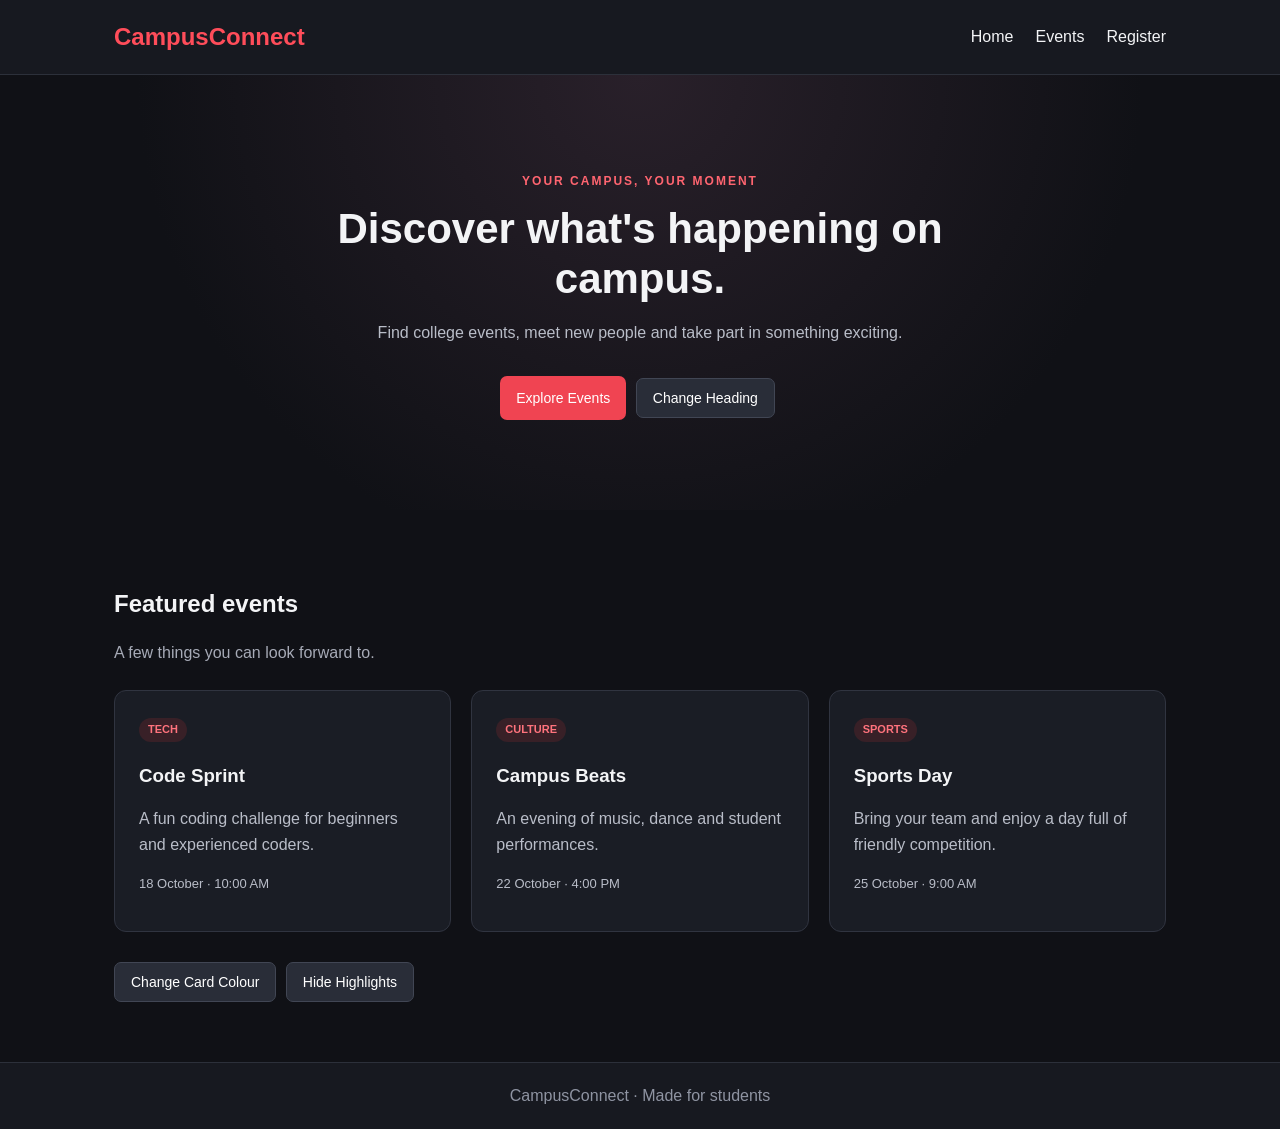
<file: index.html>
<!DOCTYPE html>
<html lang="en">
<head>
    <meta charset="UTF-8">
    <meta name="viewport" content="width=device-width, initial-scale=1.0">
    <title>CampusConnect | Home</title>
    <link rel="stylesheet" href="style.css">
    <script src="script.js" defer></script>
</head>
<body>
    <header class="top">
        <nav class="nav">
            <h2>CampusConnect</h2>
            <div class="links">
                <a href="index.html">Home</a>
                <a href="events.html">Events</a>
                <a href="register.html">Register</a>
            </div>
        </nav>
    </header>

    <main>
        <section class="hero">
            <p class="small-title">YOUR CAMPUS, YOUR MOMENT</p>
            <h1 id="mainHeading">Discover what's happening on campus.</h1>
            <p>Find college events, meet new people and take part in something exciting.</p>
            <a class="btn" href="events.html">Explore Events</a>
            <button class="btn second" id="changeHeadingBtn">Change Heading</button>
        </section>

        <section class="section">
            <h2>Featured events</h2>
            <p class="muted">A few things you can look forward to.</p>
            <div class="event-list" id="homeCards">
                <div class="event-card">
                    <span class="tag">TECH</span>
                    <h3>Code Sprint</h3>
                    <p>A fun coding challenge for beginners and experienced coders.</p>
                    <p class="date">18 October · 10:00 AM</p>
                </div>
                <div class="event-card">
                    <span class="tag">CULTURE</span>
                    <h3>Campus Beats</h3>
                    <p>An evening of music, dance and student performances.</p>
                    <p class="date">22 October · 4:00 PM</p>
                </div>
                <div class="event-card">
                    <span class="tag">SPORTS</span>
                    <h3>Sports Day</h3>
                    <p>Bring your team and enjoy a day full of friendly competition.</p>
                    <p class="date">25 October · 9:00 AM</p>
                </div>
            </div>
            <button class="btn second" id="changeCardColorBtn">Change Card Colour</button>
            <button class="btn second" id="toggleHighlightsBtn">Hide Highlights</button>
        </section>
    </main>

    <footer><p>CampusConnect · Made for students</p></footer>
</body>
</html>
</file>
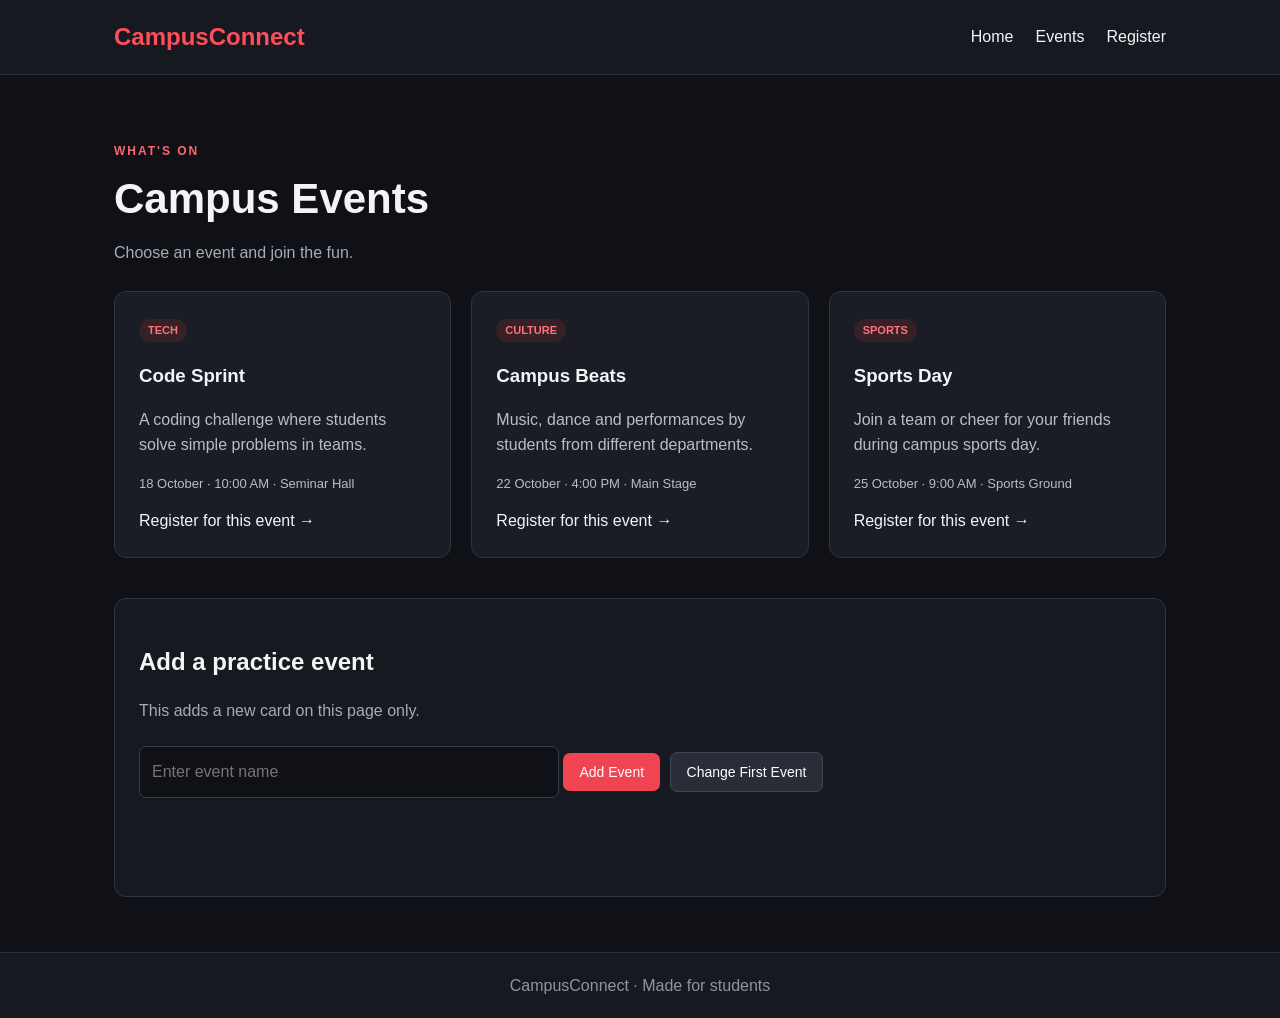
<file: events.html>
<!DOCTYPE html>
<html lang="en">
<head>
    <meta charset="UTF-8">
    <meta name="viewport" content="width=device-width, initial-scale=1.0">
    <title>CampusConnect | Events</title>
    <link rel="stylesheet" href="style.css">
    <script src="script.js" defer></script>
</head>
<body>
    <header class="top">
        <nav class="nav">
            <h2>CampusConnect</h2>
            <div class="links">
                <a href="index.html">Home</a>
                <a href="events.html">Events</a>
                <a href="register.html">Register</a>
            </div>
        </nav>
    </header>

    <main class="section page-area">
        <p class="small-title">WHAT'S ON</p>
        <h1>Campus Events</h1>
        <p class="muted">Choose an event and join the fun.</p>

        <div class="event-list" id="allEvents">
            <div class="event-card">
                <span class="tag">TECH</span>
                <h3>Code Sprint</h3>
                <p>A coding challenge where students solve simple problems in teams.</p>
                <p class="date">18 October · 10:00 AM · Seminar Hall</p>
                <a class="text-link" href="register.html">Register for this event →</a>
            </div>
            <div class="event-card">
                <span class="tag">CULTURE</span>
                <h3>Campus Beats</h3>
                <p>Music, dance and performances by students from different departments.</p>
                <p class="date">22 October · 4:00 PM · Main Stage</p>
                <a class="text-link" href="register.html">Register for this event →</a>
            </div>
            <div class="event-card">
                <span class="tag">SPORTS</span>
                <h3>Sports Day</h3>
                <p>Join a team or cheer for your friends during campus sports day.</p>
                <p class="date">25 October · 9:00 AM · Sports Ground</p>
                <a class="text-link" href="register.html">Register for this event →</a>
            </div>
        </div>

        <div class="add-area">
            <h2>Add a practice event</h2>
            <p class="muted">This adds a new card on this page only.</p>
            <input type="text" id="newEventName" placeholder="Enter event name">
            <button class="btn" id="addEventBtn">Add Event</button>
            <button class="btn second" id="changeEventCardBtn">Change First Event</button>
            <p id="eventMessage" class="message"></p>
        </div>
    </main>

    <footer><p>CampusConnect · Made for students</p></footer>
</body>
</html>
</file>
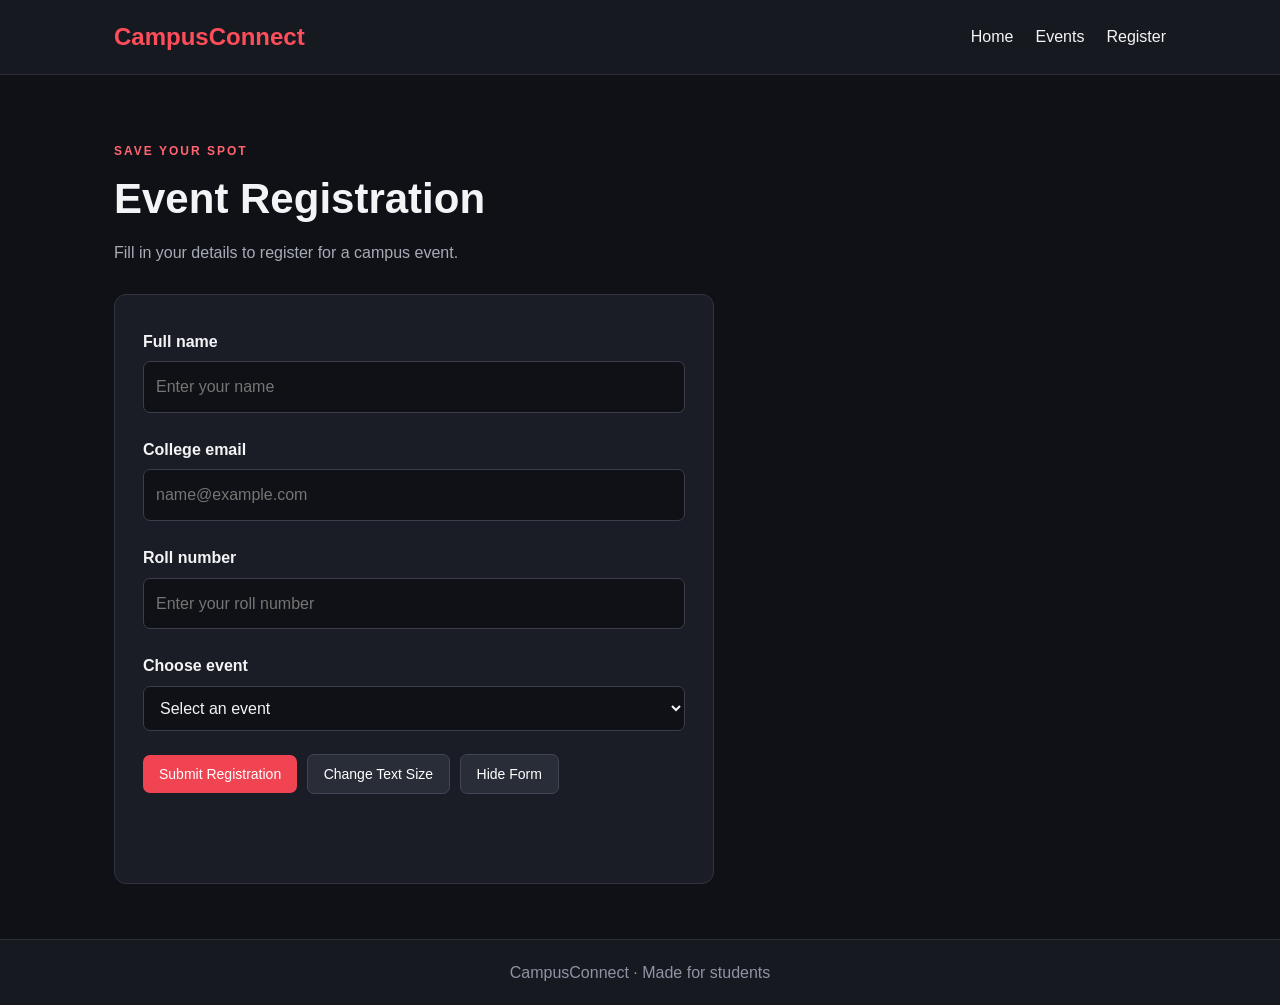
<file: register.html>
<!DOCTYPE html>
<html lang="en">
<head>
    <meta charset="UTF-8">
    <meta name="viewport" content="width=device-width, initial-scale=1.0">
    <title>CampusConnect | Register</title>
    <link rel="stylesheet" href="style.css">
    <script src="script.js" defer></script>
</head>
<body>
    <header class="top">
        <nav class="nav">
            <h2>CampusConnect</h2>
            <div class="links">
                <a href="index.html">Home</a>
                <a href="events.html">Events</a>
                <a href="register.html">Register</a>
            </div>
        </nav>
    </header>

    <main class="section page-area">
        <p class="small-title">SAVE YOUR SPOT</p>
        <h1>Event Registration</h1>
        <p class="muted">Fill in your details to register for a campus event.</p>

        <div class="form-box">
            <form id="registrationForm">
                <label for="studentName">Full name</label>
                <input type="text" id="studentName" placeholder="Enter your name">

                <label for="studentEmail">College email</label>
                <input type="email" id="studentEmail" placeholder="name@example.com">

                <label for="studentRoll">Roll number</label>
                <input type="text" id="studentRoll" placeholder="Enter your roll number">

                <label for="eventChoice">Choose event</label>
                <select id="eventChoice">
                    <option value="">Select an event</option>
                    <option value="Code Sprint">Code Sprint</option>
                    <option value="Campus Beats">Campus Beats</option>
                    <option value="Sports Day">Sports Day</option>
                </select>

                <button type="submit" class="btn">Submit Registration</button>
                <button type="button" class="btn second" id="changeFontSizeBtn">Change Text Size</button>
                <button type="button" class="btn second" id="toggleFormBtn">Hide Form</button>
                <p id="formMessage" class="message"></p>
            </form>
        </div>
    </main>

    <footer><p>CampusConnect · Made for students</p></footer>
</body>
</html>
</file>
<file: style.css>
* {
    box-sizing: border-box;
}

body {
    margin: 0;
    background: #101116;
    color: #f3f4f6;
    font-family: Arial, Helvetica, sans-serif;
    line-height: 1.6;
}

.top {
    background: #171920;
    border-bottom: 1px solid #2c303a;
}

.nav {
    max-width: 1100px;
    margin: auto;
    padding: 18px 24px;
    display: flex;
    justify-content: space-between;
    align-items: center;
    gap: 20px;
}

.nav h2 {
    margin: 0;
    color: #ff4d5a;
}

.links {
    display: flex;
    gap: 22px;
    flex-wrap: wrap;
}

.links a, .text-link {
    color: #f3f4f6;
    text-decoration: none;
}

.links a:hover, .text-link:hover {
    color: #ff6570;
}

.hero {
    text-align: center;
    padding: 85px 24px;
    background: radial-gradient(circle at top, #29202a, #101116 65%);
}

.hero h1, .page-area h1 {
    font-size: 42px;
    line-height: 1.2;
    margin: 12px auto;
}

.hero h1 {
    max-width: 750px;
}

.hero p:not(.small-title) {
    color: #b9bdc8;
    max-width: 620px;
    margin: 16px auto 25px;
}

.small-title {
    color: #ff6570;
    font-size: 12px;
    font-weight: bold;
    letter-spacing: 2px;
}

.section {
    max-width: 1100px;
    margin: auto;
    padding: 55px 24px;
}

.section h2 {
    margin-bottom: 4px;
}

.muted {
    color: #a7abb7;
}

.event-list {
    display: flex;
    flex-wrap: wrap;
    gap: 20px;
    margin: 25px 0;
}

.event-card {
    flex: 1 1 250px;
    padding: 24px;
    background: #1a1d25;
    border: 1px solid #303440;
    border-radius: 12px;
    transition: transform 0.2s;
}

.event-card:hover {
    transform: translateY(-4px);
}

.event-card h3 {
    margin-bottom: 8px;
}

.event-card p {
    color: #b9bdc8;
}

.tag {
    display: inline-block;
    padding: 3px 9px;
    border-radius: 20px;
    background: #382027;
    color: #ff737d;
    font-size: 11px;
    font-weight: bold;
}

.date {
    font-size: 13px;
}

.btn {
    display: inline-block;
    border: none;
    border-radius: 7px;
    padding: 11px 16px;
    margin: 5px 5px 5px 0;
    background: #f04452;
    color: white;
    text-decoration: none;
    cursor: pointer;
    font-size: 14px;
}

.btn:hover {
    background: #d93443;
}

.second {
    background: #292d38;
    border: 1px solid #414654;
}

.second:hover {
    background: #393e4b;
}

.page-area {
    min-height: 72vh;
}

.add-area {
    margin-top: 40px;
    padding: 24px;
    background: #171920;
    border: 1px solid #303440;
    border-radius: 12px;
}

input, select {
    width: 100%;
    padding: 12px;
    margin: 7px 0 18px;
    border: 1px solid #3a3e4a;
    border-radius: 7px;
    background: #101116;
    color: #f3f4f6;
    font: inherit;
}

.add-area input {
    max-width: 420px;
}

.form-box {
    max-width: 600px;
    margin-top: 28px;
    padding: 28px;
    border: 1px solid #303440;
    border-radius: 12px;
    background: #1a1d25;
}

label {
    display: block;
    margin-top: 6px;
    font-weight: bold;
}

.message {
    color: #ff858d;
    min-height: 24px;
}

footer {
    padding: 20px;
    text-align: center;
    color: #8f94a2;
    background: #171920;
    border-top: 1px solid #2c303a;
}

footer p {
    margin: 0;
}

@media (max-width: 600px) {
    .nav {
        flex-direction: column;
    }

    .hero h1, .page-area h1 {
        font-size: 32px;
    }

    .section {
        padding: 38px 18px;
    }
}
</file>
